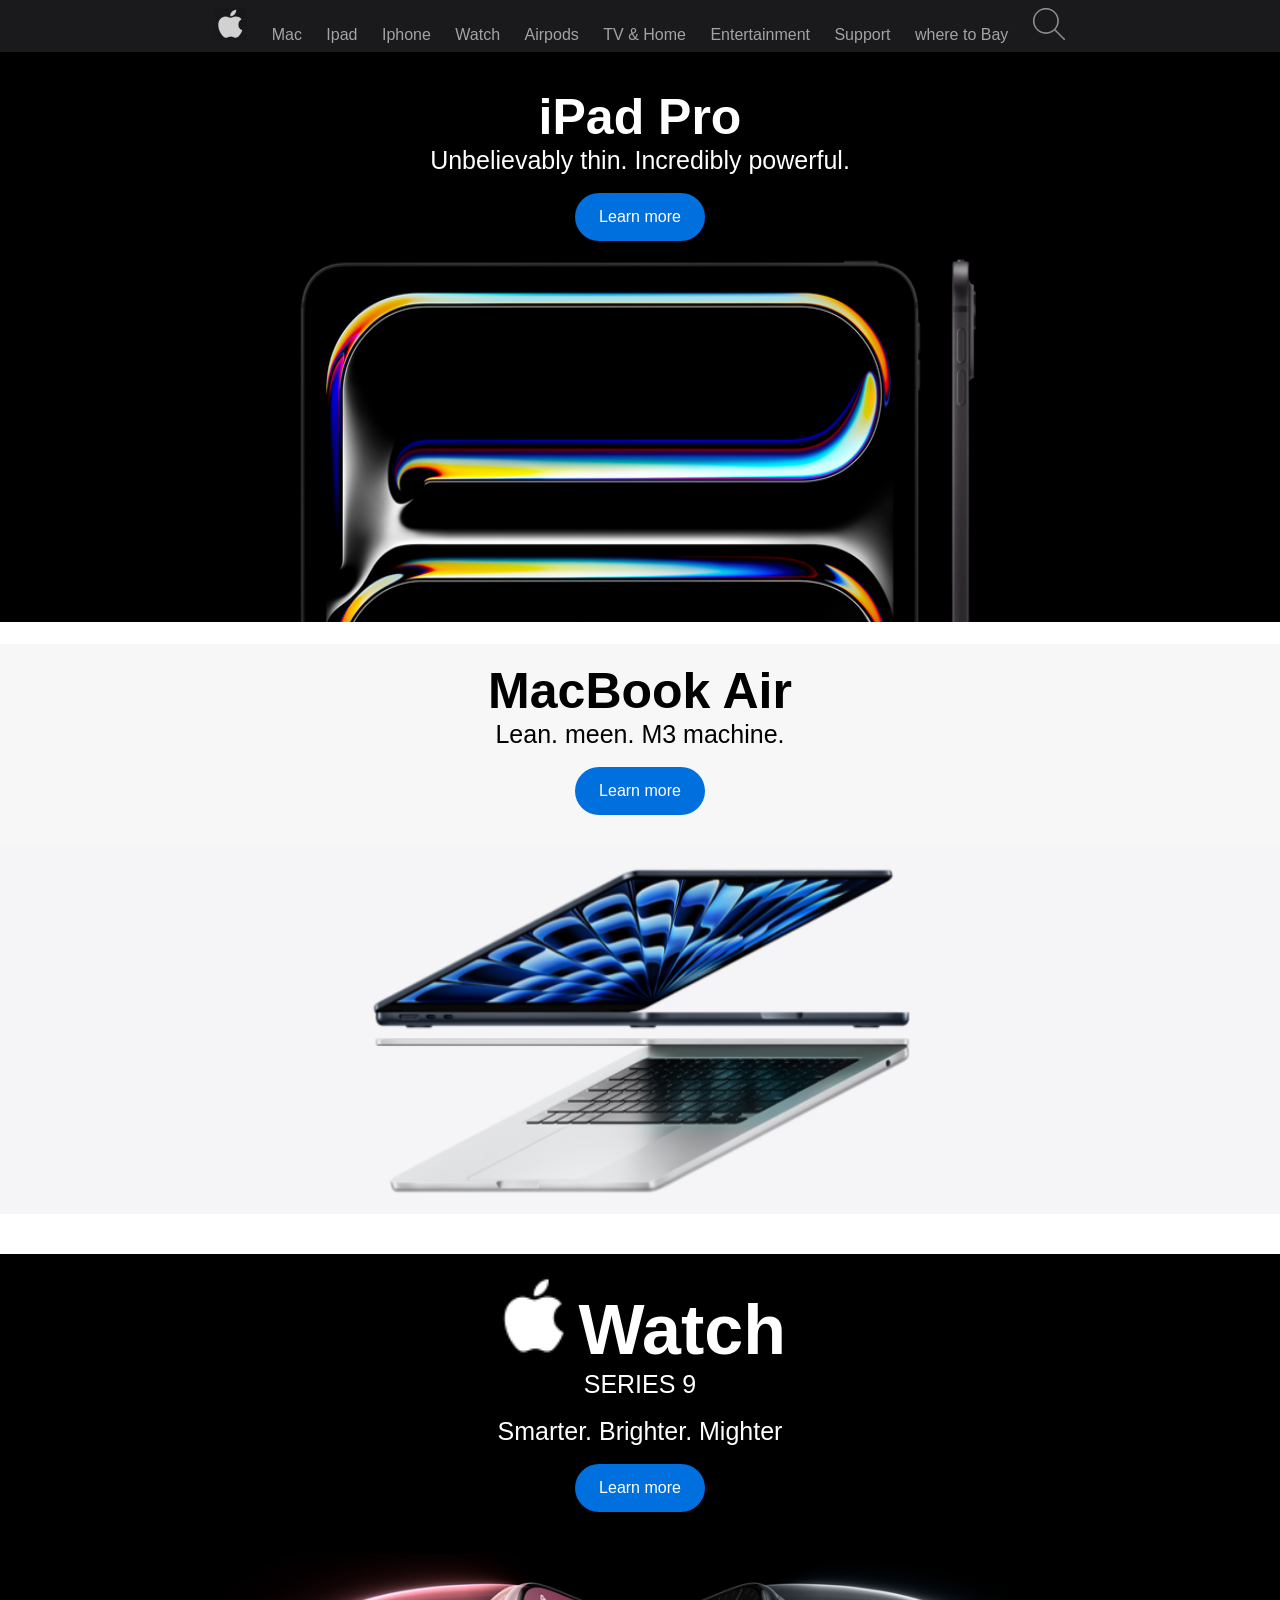
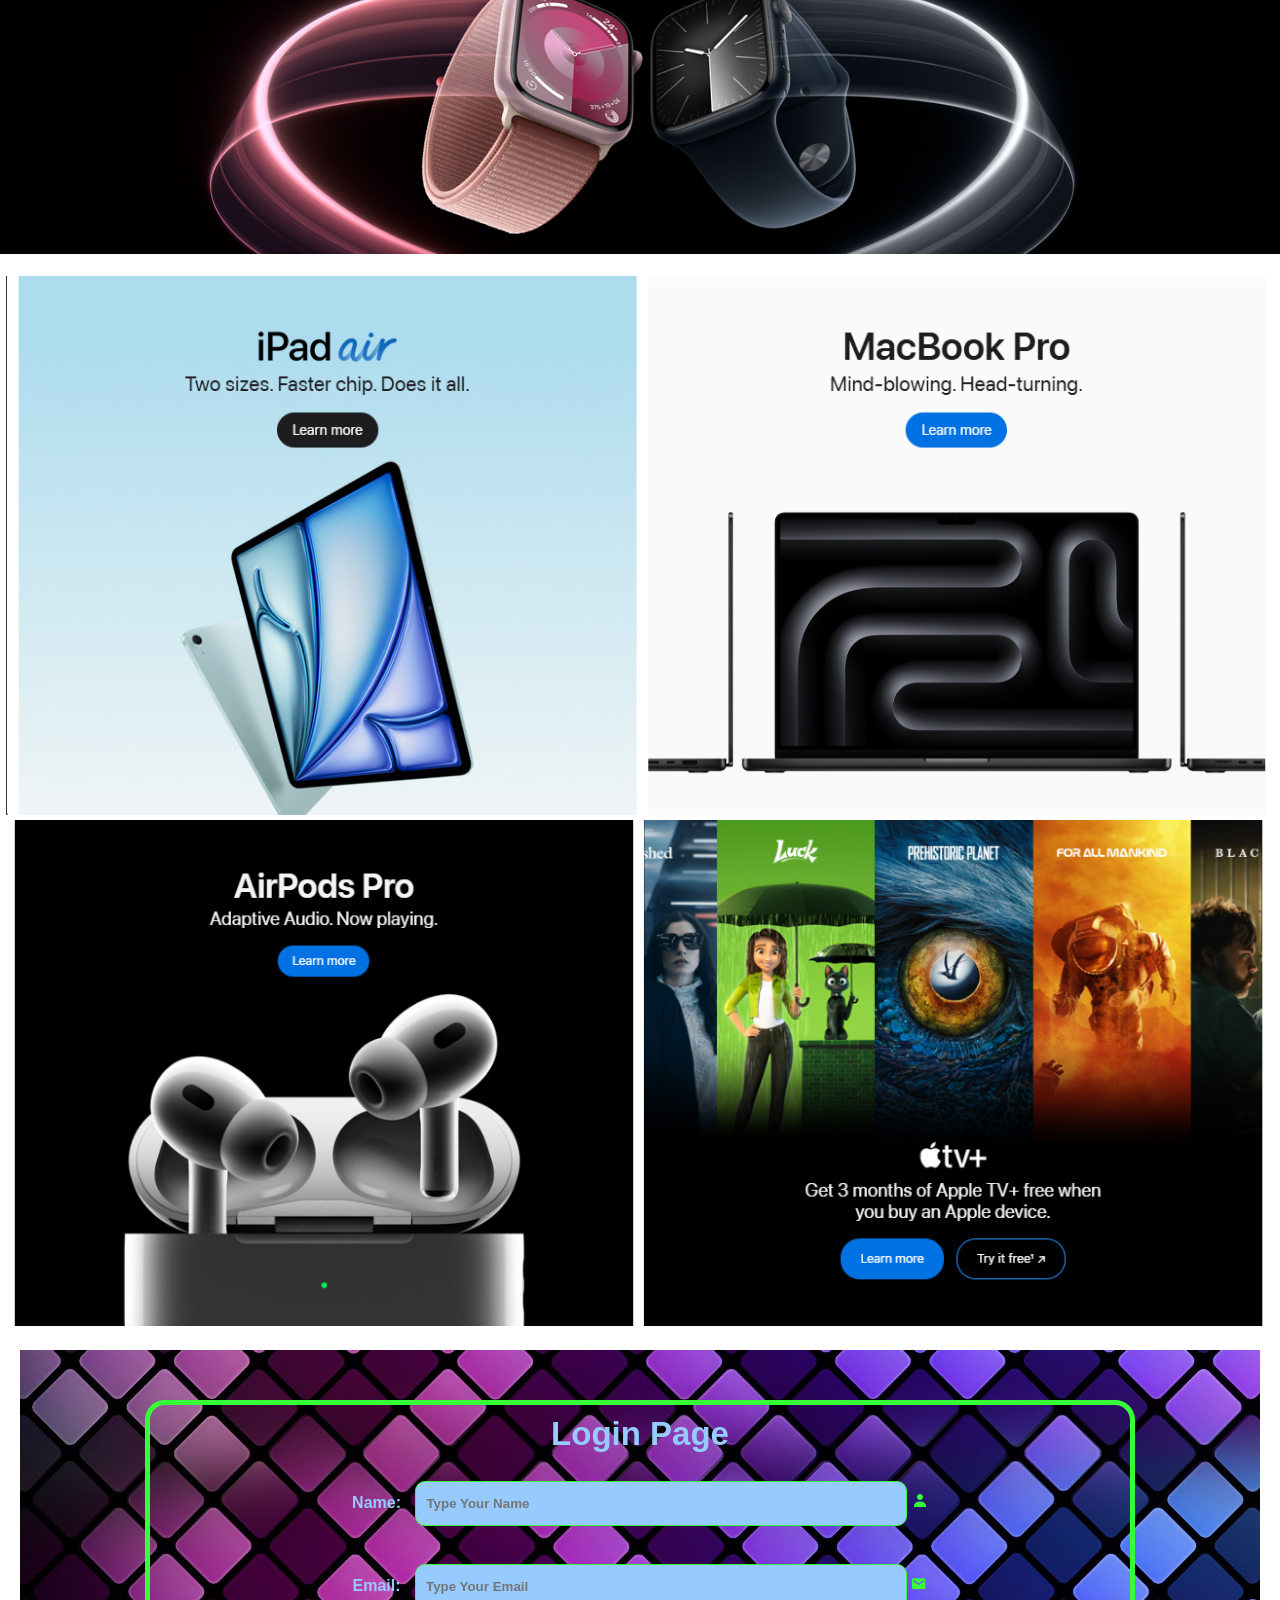
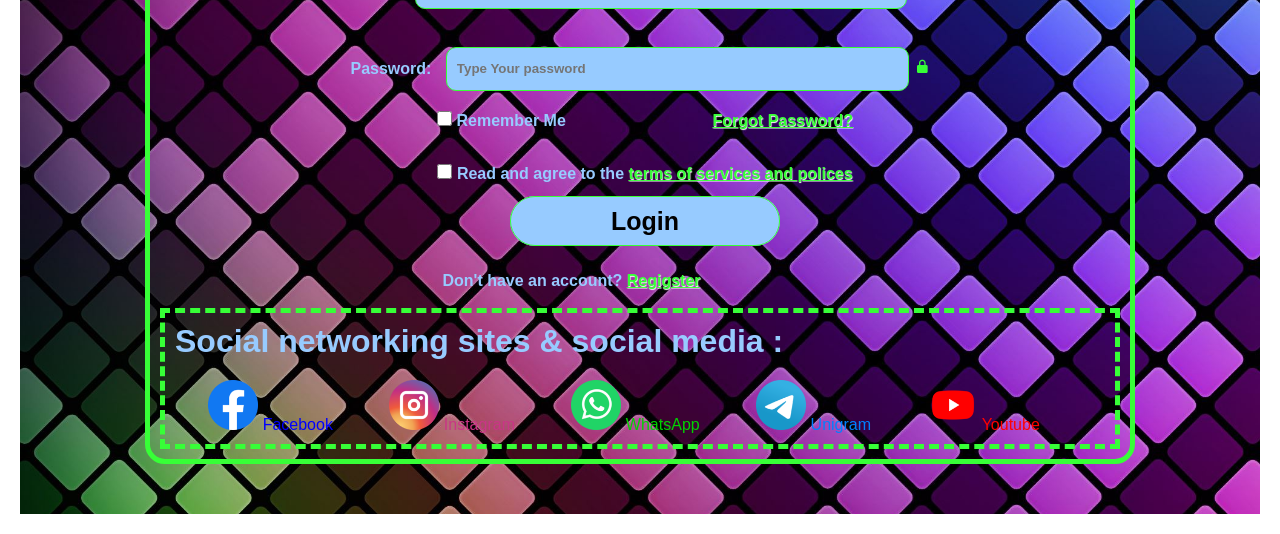
<file: index.html>
<!DOCTYPE html>
<html>
  <head>
    
    <title>Apple (Egypt)</title>
    
    <meta charset="utf-8">
   
    <link rel="stylesheet" href="tttt.css">
    
    <link rel="icon" href="1001723053641.ico">
    
    <link href='https://unpkg.com/boxicons@2.1.4/css/boxicons.min.css' rel='stylesheet'>
    
    <link
      rel="stylesheet"
      href="https://cdnjs.cloudflare.com/ajax/libs/font-awesome/6.6.0/css/all.min.css"
      integrity="sha512-Kc323vGBEqzTmouAECnVceyQqyqdsSiqLQISBL29aUW4U/M7pSPA/gEUZQqv1cwx4OnYxTxve5UMg5GT6L4JJg=="
      crossorigin="anonymous"
      referrerpolicy="no-referrer"
    />
   
  </head> 
  <body>
    
    <header>
      <div class="one">
        <input type="checkbox" id="menu-toggle"><label for="menu-toggle" class="menu-icon"><i class="fa-solid fa-bars"></i></label><ul class="links">
          <li><a class="Apple" href="#"><img class="logo" alt src="1001723052671.ico" title /></a></li>
          <li><a class="Apple" href="#">Mac</a></li>
          <li><a class="Apple" href="#">Ipad</a></li>
          <li><a class="Apple" href="#">Iphone</a></li>
          <li><a class="Apple" href="#">Watch</a></li>
          <li><a class="Apple" href="#">Airpods</a></li>
          <li><a class="Apple" href="#">TV & Home</a></li>
          <li><a class="Apple" href="#">Entertainment</a></li>
          <li><a class="Apple" href="#">Support</a></li>
          <li><a class="Apple" href="#">where to Bay</a></li>
          <li><a class="Apple" href="#"><img class="logo" alt src="search.ico" title /></a></li>
        </ul>
      </div>
    </header>
  
  <div class="two"><br><br>
  
    <h1 class="white">iPad Pro</h1>
     <p class="white">Unbelievably thin. Incredibly powerful.</p><br>
    <div class="button">
      <a class="button-button" href="#" rel="follow" data-analytics-region="learn more" data-analytics-title="learn more - ipad pro" aria-label="Learn more, iPad Pro">Learn more</a><br>
    </div>
    
  </div>
  <img class="img" src="yyyyyyyy.png" width="400" height="500" alt="photo"title=""><br><br>
  
  <div class="theree"><br>
  
    <h1 class="black">MacBook Air</h1>
    <p class="black">Lean. meen. M3 machine.</p><br>
    <div class="button">
    <a class="button-button" href="#" rel="follow" data-analytics-region="learn more" data-analytics-title="learn more - ipad pro" aria-label="Learn more, iPad Pro">Learn more</a>
    </div>
    
  </div>
  <img class="img-1" src="zzzzzzzzz.png" width="400" height="500" alt="photo"title=""><br><br><br>
  
  <div class="four"><br>
    <img class="logo-apple" alt src="FFFFF.png" width="80" height="80" title="" />
    <h1 class="whitee">Watch</h1>
    <p class="white">SERIES 9</p><br>
    <p class="white">Smarter. Brighter. Mighter</p><br>
    <div class="button">
    <a class="button-button" href="#" rel="follow" data-analytics-region="learn more" data-analytics-title="learn more - ipad pro" aria-label="Learn more, iPad Pro">Learn more</a>
    </div>
  </div>
  <img class="img-2" src="Watch.png" width="400" height="500" alt="photo"title=""><br><br>
  
  <div class="five">
      <img class="img-3" src="TTT.png" width="1267" height="580" alt="photo"title=""><br>
      <img class="img-3" src="TTTT.png" width="1267" height="580" alt="photo"title=""><br>
  </div>
  
  <div class="background">
    <div class="Box">
      <h2 class="login">Login Page</h2><br>
      <form action="">
        <label class="Name" for="Name">Name: </label>
        
        <input type="text" name="name" id="name" placeholder="Type Your Name">
        <i class='bx bxs-user'></i>
        <br><br>
        <label class="email" for="email">Email: </label>
        
        <input type="email" name="email" id="email" placeholder="Type Your Email">
        <i class='bx bxs-envelope'></i>
        <br><br>
        <label class="Pass" for="Pass">Password: </label>
        
        <input type="password" name="pass" id="pass" placeholder="Type Your password" maxlength="15">
        <i class='bx bxs-lock-alt'></i><br>
        
        <input type="checkbox" name="remember" id="terms" class="terms">
        <label class="remember" for="terms" class="remember">
          Remember Me <span class="Hiding">...............................</span>
          <a  class="link" href="#">Forgot Password?</a>
        </label>
        
        <br><br>
        <input type="checkbox" name="terms" id="terms" class="terms">
        <label class="termss" for="terms" class="termsp">
          Read and agree to the
        </label>
        <label class="link"><a class="link" href="#">terms of services and polices</a></label>
        <br><br>
        <div class="buttons">
          <a type="submit" value="Login" class="sub" href="#"target="">Login</a>
        </div><br>
        <label class="regigster-link">
          <p>Don't have an account? <a class="link" href="#">Regigster</a><span class="Hiding">...............................</span></p>
        </label>
        <div class="logs">
          <h1 class="social-1">Social networking sites & social media :</h1>
          <ul class="Social">
            <li><a class="Facebook" href="https://facebook.com/" target="_blank"><img class="logo" width="50" height="50" alt src="Facebook.png" title /> Facebook</a></li>
            <li><a class="Instagram" href="https://www.instagram.com/"target="_blank"><img class="logo" width="50" height="50" alt src="Insta.png" title /> Instagram</a></li>
            <li><a class="WhatsApp" href="https://www.whatsapp.com/"target="_blank"><img class="logo" width="50" height="50" alt src="Whatsapp.png" title /> WhatsApp</a></li>
            <li><a class="Unigram" href="https://unigramdev.github.io/"target="_blank"><img class="logo" width="50" height="50" alt src="Telegram.png" title /> Unigram</a></li>
            <li><a class="Youtube" href="https://youtube.com/"target="_blank"><img class="logo" width="50" height="50" alt src="Youtube.png" title /> Youtube</a></li>
          </ul>
        </div>
      </form>
    </div>
  </div>

  </body>
</html>
</file>
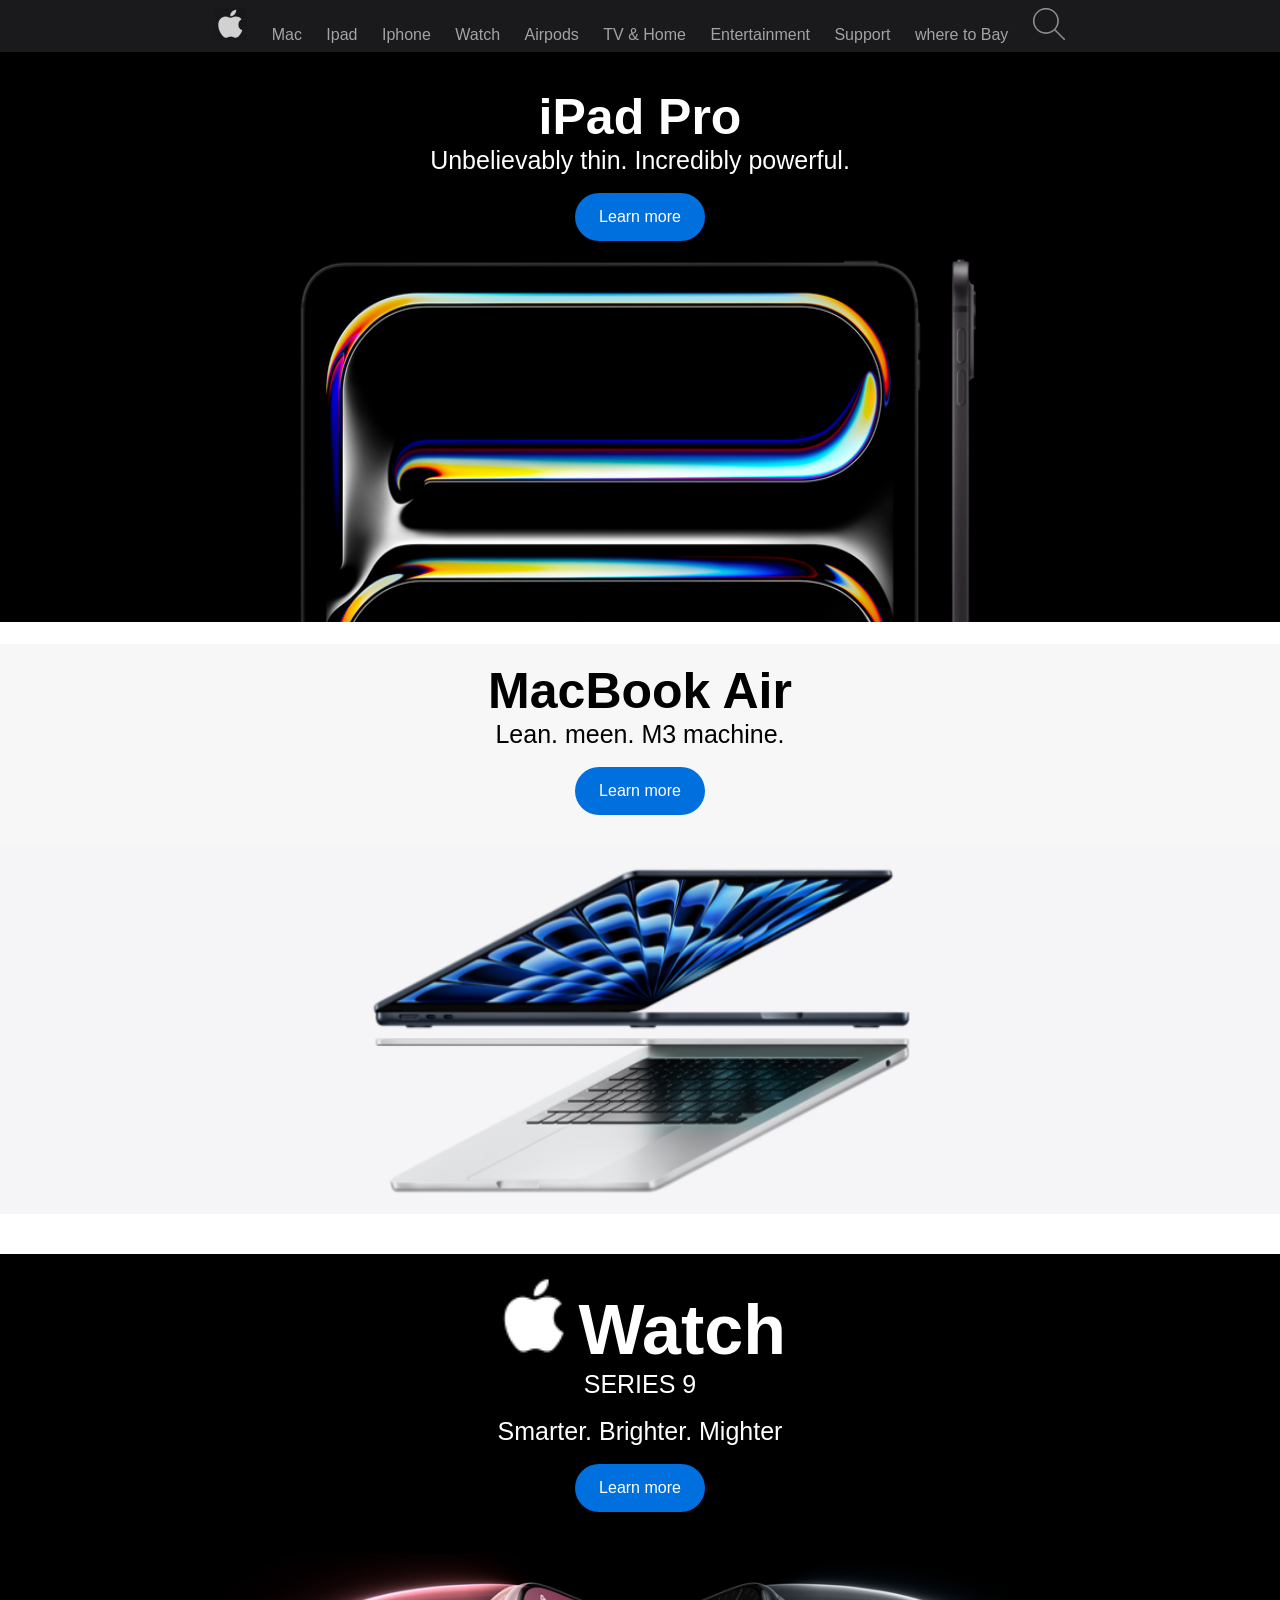
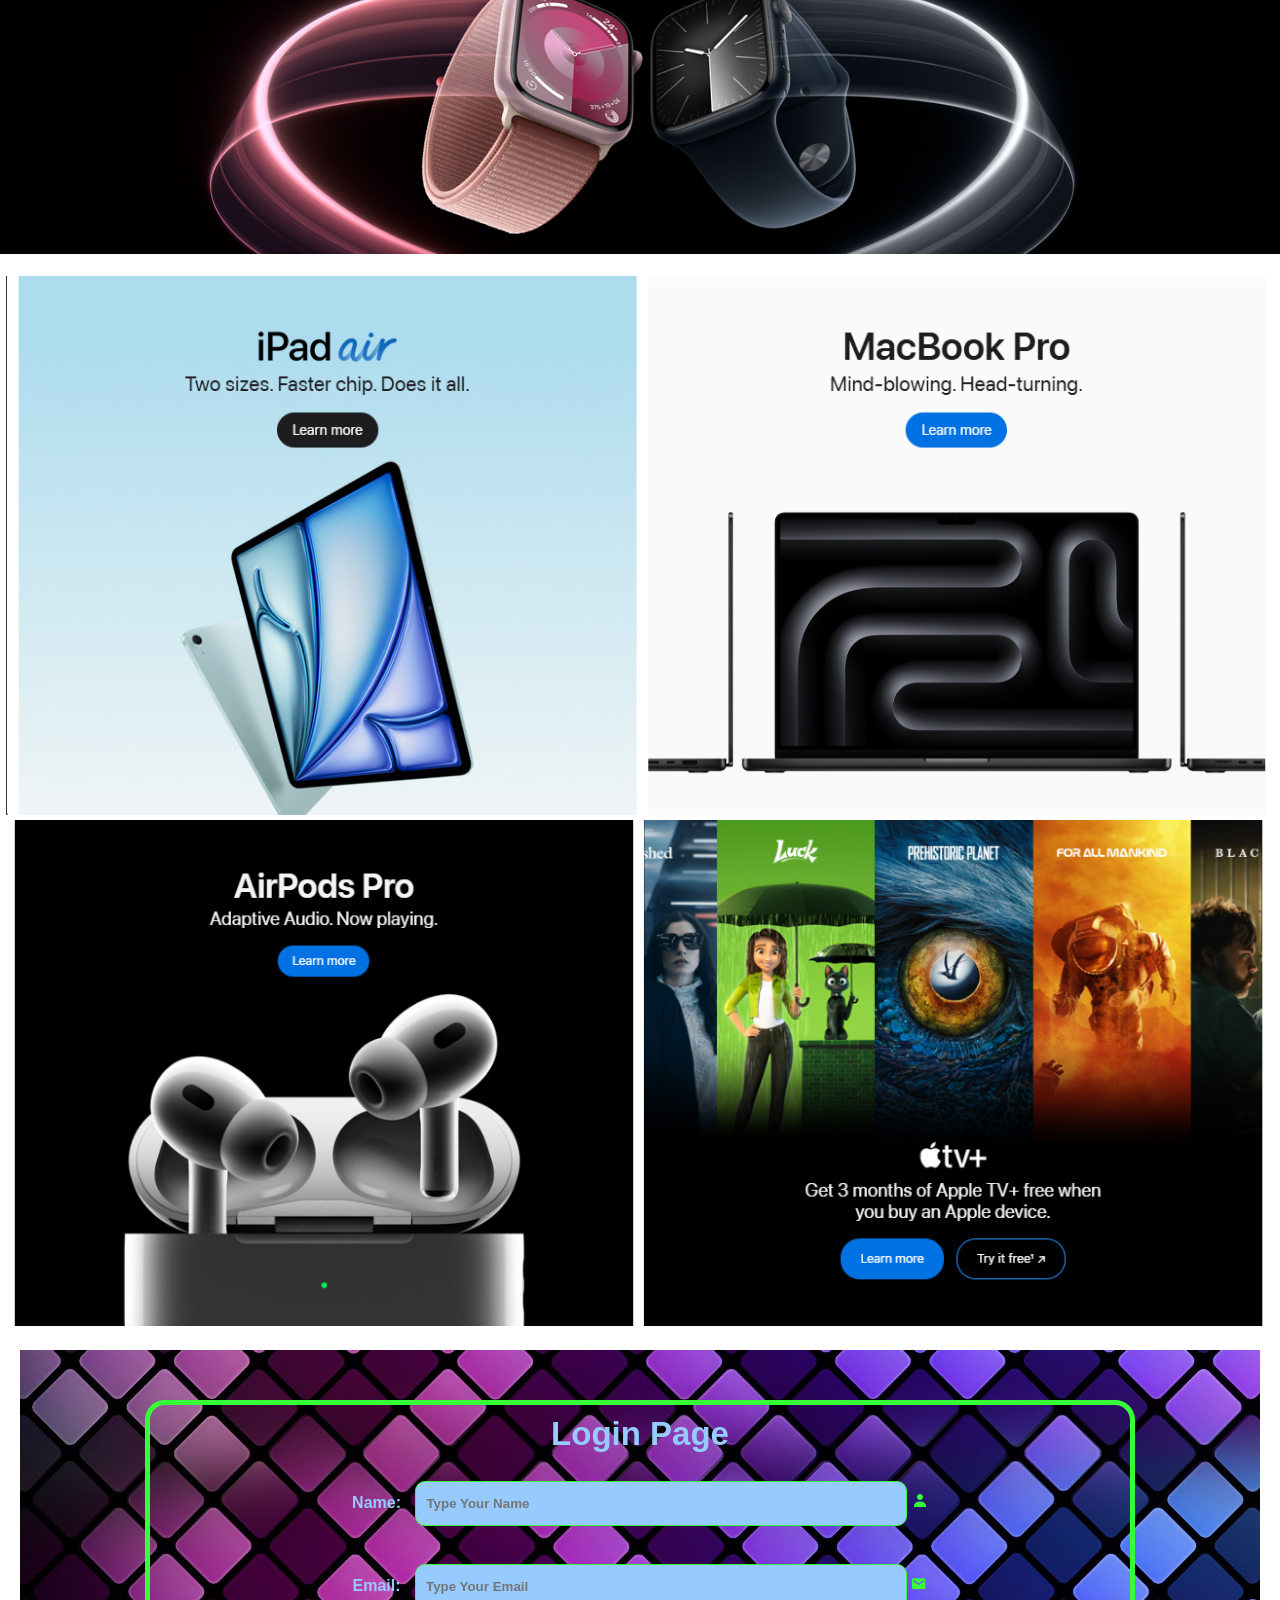
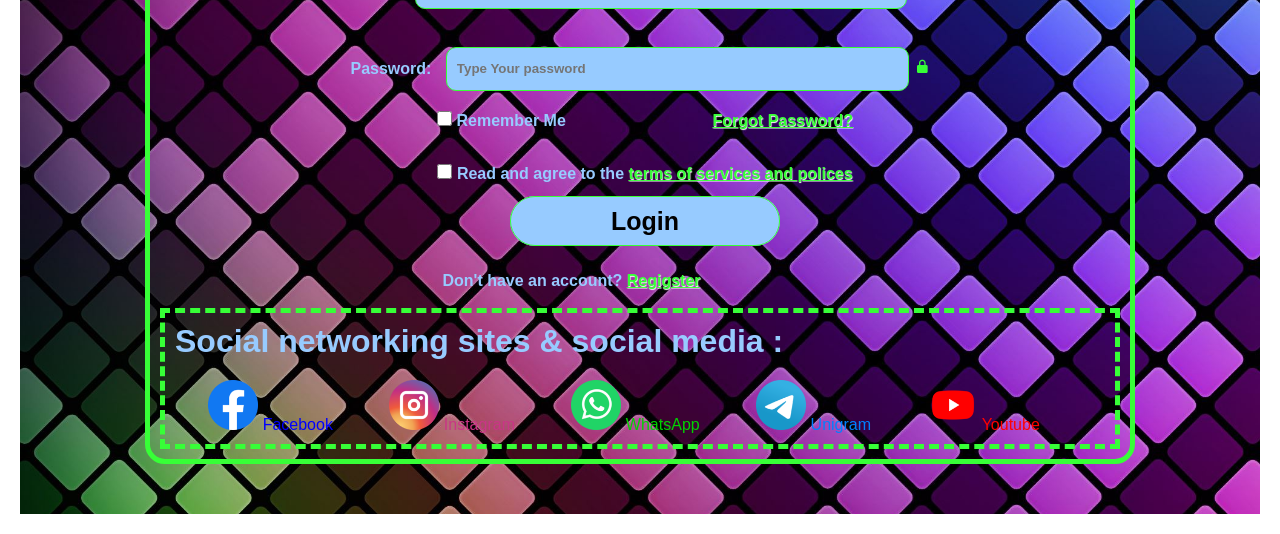
<file: tttt.html>
<!DOCTYPE html>
<html>
  <head>
    
    <title>Apple (Egypt)</title>
    
    <meta charset="utf-8">
   
    <link rel="stylesheet" href="tttt.css">
    
    <link rel="icon" href="1001723053641.ico">
    
    <link href='https://unpkg.com/boxicons@2.1.4/css/boxicons.min.css' rel='stylesheet'>
    
    <link
      rel="stylesheet"
      href="https://cdnjs.cloudflare.com/ajax/libs/font-awesome/6.6.0/css/all.min.css"
      integrity="sha512-Kc323vGBEqzTmouAECnVceyQqyqdsSiqLQISBL29aUW4U/M7pSPA/gEUZQqv1cwx4OnYxTxve5UMg5GT6L4JJg=="
      crossorigin="anonymous"
      referrerpolicy="no-referrer"
    />
   
  </head> 
  <body>
    
    <header>
      <div class="one">
        <input type="checkbox" id="menu-toggle"><label for="menu-toggle" class="menu-icon"><i class="fa-solid fa-bars"></i></label><ul class="links">
          <li><a class="Apple" href="#"><img class="logo" alt src="1001723052671.ico" title /></a></li>
          <li><a class="Apple" href="#">Mac</a></li>
          <li><a class="Apple" href="#">Ipad</a></li>
          <li><a class="Apple" href="#">Iphone</a></li>
          <li><a class="Apple" href="#">Watch</a></li>
          <li><a class="Apple" href="#">Airpods</a></li>
          <li><a class="Apple" href="#">TV & Home</a></li>
          <li><a class="Apple" href="#">Entertainment</a></li>
          <li><a class="Apple" href="#">Support</a></li>
          <li><a class="Apple" href="#">where to Bay</a></li>
          <li><a class="Apple" href="#"><img class="logo" alt src="search.ico" title /></a></li>
        </ul>
      </div>
    </header>
  
  <div class="two"><br><br>
  
    <h1 class="white">iPad Pro</h1>
     <p class="white">Unbelievably thin. Incredibly powerful.</p><br>
    <div class="button">
      <a class="button-button" href="#" rel="follow" data-analytics-region="learn more" data-analytics-title="learn more - ipad pro" aria-label="Learn more, iPad Pro">Learn more</a><br>
    </div>
    
  </div>
  <img class="img" src="yyyyyyyy.png" width="400" height="500" alt="photo"title=""><br><br>
  
  <div class="theree"><br>
  
    <h1 class="black">MacBook Air</h1>
    <p class="black">Lean. meen. M3 machine.</p><br>
    <div class="button">
    <a class="button-button" href="#" rel="follow" data-analytics-region="learn more" data-analytics-title="learn more - ipad pro" aria-label="Learn more, iPad Pro">Learn more</a>
    </div>
    
  </div>
  <img class="img-1" src="zzzzzzzzz.png" width="400" height="500" alt="photo"title=""><br><br><br>
  
  <div class="four"><br>
    <img class="logo-apple" alt src="FFFFF.png" width="80" height="80" title="" />
    <h1 class="whitee">Watch</h1>
    <p class="white">SERIES 9</p><br>
    <p class="white">Smarter. Brighter. Mighter</p><br>
    <div class="button">
    <a class="button-button" href="#" rel="follow" data-analytics-region="learn more" data-analytics-title="learn more - ipad pro" aria-label="Learn more, iPad Pro">Learn more</a>
    </div>
  </div>
  <img class="img-2" src="Watch.png" width="400" height="500" alt="photo"title=""><br><br>
  
  <div class="five">
      <img class="img-3" src="TTT.png" width="1267" height="580" alt="photo"title=""><br>
      <img class="img-3" src="TTTT.png" width="1267" height="580" alt="photo"title=""><br>
  </div>
  
  <div class="background">
    <div class="Box">
      <h2 class="login">Login Page</h2><br>
      <form action="">
        <label class="Name" for="Name">Name: </label>
        
        <input type="text" name="name" id="name" placeholder="Type Your Name">
        <i class='bx bxs-user'></i>
        <br><br>
        <label class="email" for="email">Email: </label>
        
        <input type="email" name="email" id="email" placeholder="Type Your Email">
        <i class='bx bxs-envelope'></i>
        <br><br>
        <label class="Pass" for="Pass">Password: </label>
        
        <input type="password" name="pass" id="pass" placeholder="Type Your password" maxlength="15">
        <i class='bx bxs-lock-alt'></i><br>
        
        <input type="checkbox" name="remember" id="terms" class="terms">
        <label class="remember" for="terms" class="remember">
          Remember Me <span class="Hiding">...............................</span>
          <a  class="link" href="#">Forgot Password?</a>
        </label>
        
        <br><br>
        <input type="checkbox" name="terms" id="terms" class="terms">
        <label class="termss" for="terms" class="termsp">
          Read and agree to the
        </label>
        <label class="link"><a class="link" href="#">terms of services and polices</a></label>
        <br><br>
        <div class="buttons">
          <a type="submit" value="Login" class="sub" href="#"target="">Login</a>
        </div><br>
        <label class="regigster-link">
          <p>Don't have an account? <a class="link" href="#">Regigster</a><span class="Hiding">...............................</span></p>
        </label>
        <div class="logs">
          <h1 class="social-1">Social networking sites & social media :</h1>
          <ul class="Social">
            <li><a class="Facebook" href="https://facebook.com/" target="_blank"><img class="logo" width="50" height="50" alt src="Facebook.png" title /> Facebook</a></li>
            <li><a class="Instagram" href="https://www.instagram.com/"target="_blank"><img class="logo" width="50" height="50" alt src="Insta.png" title /> Instagram</a></li>
            <li><a class="WhatsApp" href="https://www.whatsapp.com/"target="_blank"><img class="logo" width="50" height="50" alt src="Whatsapp.png" title /> WhatsApp</a></li>
            <li><a class="Unigram" href="https://unigramdev.github.io/"target="_blank"><img class="logo" width="50" height="50" alt src="Telegram.png" title /> Unigram</a></li>
            <li><a class="Youtube" href="https://youtube.com/"target="_blank"><img class="logo" width="50" height="50" alt src="Youtube.png" title /> Youtube</a></li>
          </ul>
        </div>
      </form>
    </div>
  </div>

  </body>
</html>
</file>
<file: tttt.css>
*
{
    margin: 0px;
    padding: 0px;
    font-family: sans-serif;
}

html
{
    -ms-text-size-adjust: 100%;
    -webkit-text-size-adjust: 100%
}

body
{
    direction: ltr;
    text-align: center;
}

div.one
{
    background: #1a1a1c;
    border: 8px double #1a1a1c;
    margin: auto;
}

ul i
{
    color: #a3a3a3;
    cursor: pointer;
    display: none;
}

div.two
{
    width: 1303px;
    height: 200px;
    background: black;
}

div.theree
{
    background: #f7f7f7;
    width: 1303px;
    height: 200px;
}

div.four
{
    width: 1303px;
    height: 300px;
    background: black;
}

div.five
{
    width: 100%;
    max-width: 1279px;
    height: auto;
    background: white;
}

div.six
{
    width: 1303px;
    height: 411.75px;
    background: #eeeeee;
}

div.background
{
    background-image: url(RRRR.jpg);
    background-size: cover;
    color: #000;
    background-position: center center;
    padding: 20px;
    margin: 20px;
}

a.sub
{
    width: 40%;
    border: 1px solid #37ff37;
    border-radius: 30px;
    height: 20%;
    background-color: #97cbff;
    margin: 10px 0px 10px 10px;
    padding: 10px 100px 10px 100px;
    font-size: 25px;
    font-weight: bold;
    text-decoration: none;
}

div.Box
{
    width: 80%;
    margin: 30px auto;
    border-radius: 20px;
    padding: 10px;
    border: #37ff37 5px solid;
}

.login,
.dia
{
    text-align: center;
}

input
{
    width: 50%;
    border: 1px solid #37ff37;
    border-radius: 10px;
    height: 1.7em;
    background-color: #97cbff;
    margin: 10px 0px 10px 10px;
    padding: 10px 0px 10px 10px;
}

input[name="name"], input[name="email"]
{
    color: black;
    font-weight: bold;
}

input[name="pass"]
{
    width: 47%;
    color: black;
    font-weight: bold;
}

.sub
{
    width: calc((100% - 30%) /2);
    color: #000;
    height: 2em;
}

.buttons
{
    text-align: center;
}

.terms
{
    width: 15px;
    height: 15px;
    line-height: normal;
}

a.link
{
    color: #37ff37;
    text-shadow: white 0.5px 0.5px 1px;
    text-decoration: underline;
    font-weight: bold;
}

span.Hiding
{
    visibility: hidden;
}

h2.login
{
    color: #97cbff;
    font-size: 33px;
    font-weight: 900
}

label.Name,
label.email,
label.Pass,
label.remember,
label.termss,
label.regigster-link
{
    color: #97cbff;
    font-weight: bold
}

label.regigster-link
{
    padding: 10px;
}

ul li
{
    margin: auto;
    padding: 10px;
    list-style-type: none; 
    list-style-position: inside; 
    list-style-image: none;
    border: none;
    display: inline;
    text-align: center;
    margin: 0 auto;
    width: 100%;
    max-width: 1024px;
    padding-top: 0;
    padding-bottom: 0;
    z-index: 2
}

a.Apple
{
    color: #a3a3a3;
    text-decoration: none;
}

a.Apple:hover
{
    color: #d8d8d8;
}

header
{
    position: relative;
}

h1.white,p.white
{
    color: #FFF;
    margin: 0px;
    font-weight: bold;
}

h1.white
{
    font-size: 50px
}

p.white
{
    font-size: 25px;
    font-weight: lighter;
}

div.button, div a.button-button
{
    background: #0070df;
    color: #FFF;
    width: 130px;
    height: 33px;
    border: none;
    border-radius: 30px;
    text-decoration: none;
    padding: 15px 0px 0px 0px;
    margin: auto;
}

h1.black,p.black
{
    color: black;
    margin: 0px;
    font-weight: bold;
    font-size: 50px;
}

h1.black
{
    font-size: 50px;
}

p.black
{
    font-size: 25px;
    font-weight: lighter;
}

img.img
{
    width: 1303px;
    height: 370px;
    margin: auto;
}

img.img-1
{
    width: 1303px;
    height: 370px;
    margin: auto;
}

img.img-2
{
    width: 1303px;
    height: 300px;
    margin: auto;
}

h2.logo-img
{
    color: white;
    margin-top: 9px; 
}

img.logo-apple
{
    display: inline;
}

h1.whitee
{
    display: inline;
    color: #FFF;
    margin: 0px;
    font-weight: bold;
    font-size: 70px;
}







h1.social-1
{
    width: 650px;
    background: transparent;
    direction: ltr;
    text-align: left;
    color: #97cbff;
    border: 0px double red;
    padding: 10px;
    margin: 0px 10px 10px 0px;
}

div.logs
{
    background: transparent;
    border: 5px dashed #37ff37;
    padding: 0px 0px 10px 0px;
}

ul.Social li
{
    margin-top: 3.5rem;
    list-style-type: none; 
    list-style-position: inside; 
    list-style-image: none;
    border: none;
    display: inline;
}

img.logo:hover
{
    transform: scale(1.2);
    transition: 0.4s;
}

a.Facebook
{
    color: #00f;
    text-decoration: none;
    margin-right: 2rem;
    width: 2.5rem;
}

a.Facebook:hover
{
    color: #00f;
    font-weight: bold;
    text-decoration: underline;
}

a.Facebook:active
{
    color: black;
    font-weight: normal;
    text-decoration: none;
}

a.Instagram
{
    color: #ca3587;
    text-decoration: none;
    margin-right: 2rem;
    width: 2.5rem;
}

a.Instagram:hover
{
    color: #ca3587;
    font-weight: bold;
    text-decoration: underline;
}

a.Instagram:active
{
    color: black;
    font-weight: normal;
    text-decoration: none;
}

a.WhatsApp
{
    color: #00d200;
    text-decoration: none;
    margin-right: 2rem;
    width: 2.5rem;
}

a.WhatsApp:hover
{
    color: #00d200;
    font-weight: bold;
    text-decoration: underline;
}

a.WhatsApp:active
{
    color: black;
    font-weight: normal;
    text-decoration: none;
}

a.Unigram
{
    color: #0080ff;
    text-decoration: none;
    margin-right: 2rem;
    width: 2.5rem;
}

a.Unigram:hover
{
    color: #0080ff;
    font-weight: bold;
    text-decoration: underline;
}

a.Unigram:active
{
    color: black;
    font-weight: normal;
    text-decoration: none;
}

a.Youtube
{
    color: red;
    text-decoration: none;
    margin-right: 2rem;
    width: 2.5rem;
}

a.Youtube:hover
{
    color: red;
    font-weight: bold;
    text-decoration: underline;
}

a.Youtube:active
{
    color: black;
    font-weight: normal;
    text-decoration: none;
}

i
{
    color: #37ff37;
}

body{overflow-x:hidden;}
img{max-width:100%;height:auto;}
div.two,div.theree,div.four,div.five,img.img,img.img-1,img.img-2{width:100%;}
#menu-toggle{display:none}
.menu-icon{display:none}
@media(max-width:768px){
.menu-icon{display:block;color:#a3a3a3;padding:10px;cursor:pointer}
ul.links{display:none}
#menu-toggle:checked+label+ul.links{display:block}
ul.links li{display:block;padding:12px}
}
</file>
